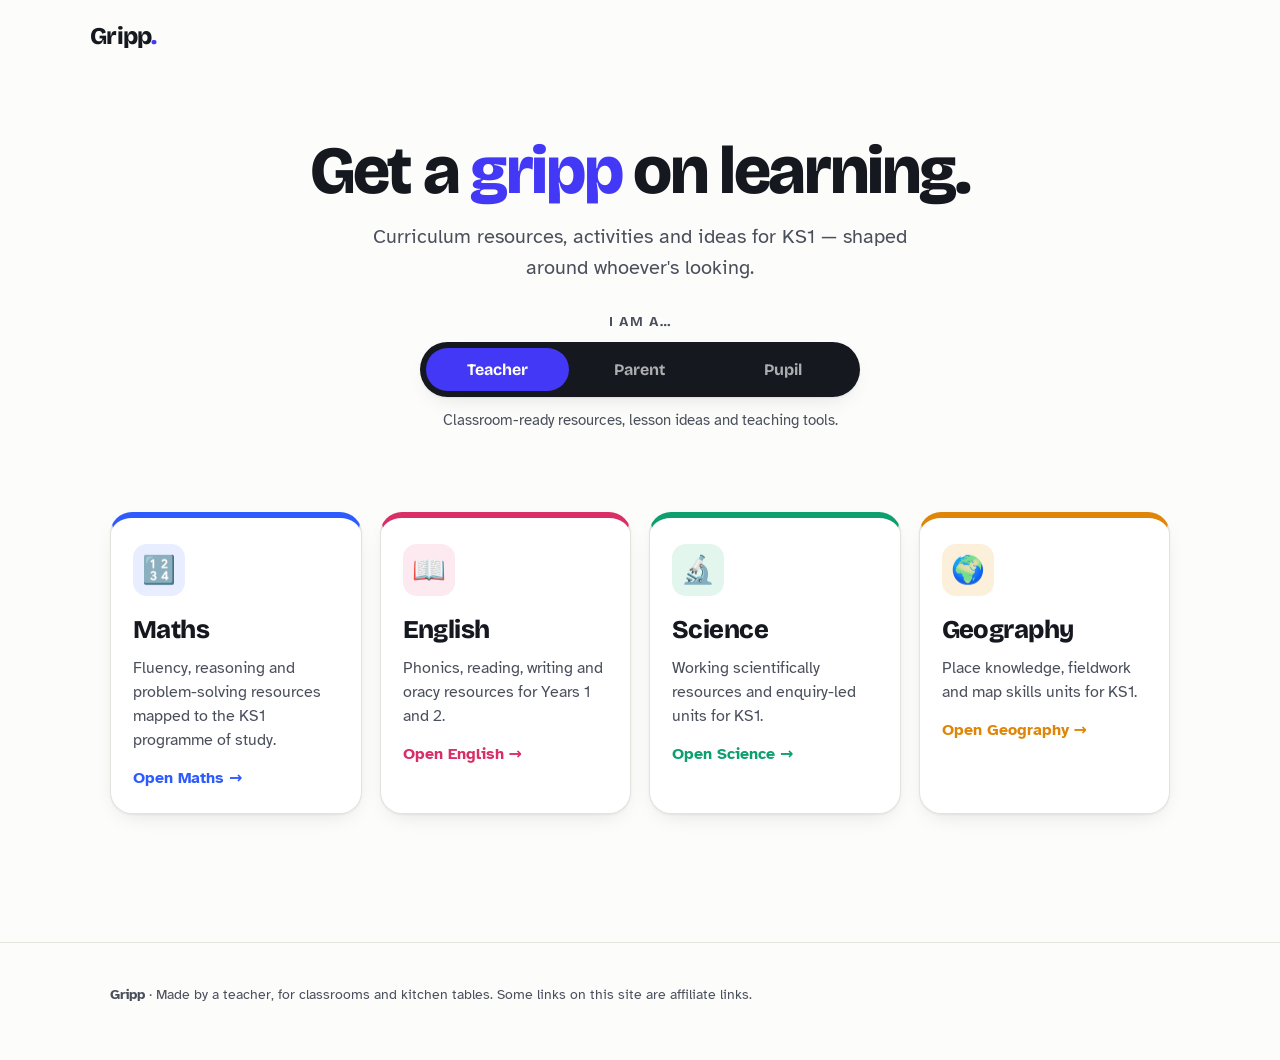
<file: index.html>
<!DOCTYPE html>
<html lang="en-GB" data-audience="teacher">
<head>
  <meta charset="UTF-8">
  <meta name="viewport" content="width=device-width, initial-scale=1.0">
  <title>Gripp — Get a grip on learning</title>
  <meta name="description" content="KS1 curriculum resources, interactive activities and lesson ideas for teachers, parents and children.">
  <link rel="preconnect" href="https://fonts.googleapis.com">
  <link rel="preconnect" href="https://fonts.gstatic.com" crossorigin>
  <link href="https://fonts.googleapis.com/css2?family=Bricolage+Grotesque:wght@600;700;800&family=Atkinson+Hyperlegible:ital,wght@0,400;0,700;1,400&display=swap" rel="stylesheet">
  <link rel="stylesheet" href="gripp.css">
</head>
<body>

  <header class="wrap site-head">
    <a class="wordmark" href="index.html">Gripp<span class="dot">.</span></a>
  </header>

  <section class="hero wrap">
    <h1>Get a <span class="accent">gripp</span> on learning.</h1>
    <p class="lede">Curriculum resources, activities and ideas for KS1 — shaped around whoever's looking.</p>

    <div class="audience-block">
      <span class="audience-label" id="audience-label">I am a…</span>
      <div class="audience-toggle" role="group" aria-labelledby="audience-label" data-pos="0">
        <span class="slider" aria-hidden="true"></span>
        <button type="button" data-audience="teacher" aria-pressed="true">Teacher</button>
        <button type="button" data-audience="parent" aria-pressed="false">Parent</button>
        <button type="button" data-audience="student" aria-pressed="false">Pupil</button>
      </div>
      <p class="audience-hint" aria-live="polite"></p>
    </div>
  </section>

  <main class="wrap">
    <nav class="tiles" aria-label="Subjects">
      <a class="tile tile-maths" href="maths.html" data-subject="maths">
        <span class="emoji" aria-hidden="true">🔢</span>
        <h2>Maths</h2>
        <p></p>
        <span class="go">Open Maths →</span>
      </a>
      <a class="tile tile-english" href="english.html" data-subject="english">
        <span class="emoji" aria-hidden="true">📖</span>
        <h2>English</h2>
        <p></p>
        <span class="go">Open English →</span>
      </a>
      <a class="tile tile-science" href="science.html" data-subject="science">
        <span class="emoji" aria-hidden="true">🔬</span>
        <h2>Science</h2>
        <p></p>
        <span class="go">Open Science →</span>
      </a>
      <a class="tile tile-geography" href="geography.html" data-subject="geography">
        <span class="emoji" aria-hidden="true">🌍</span>
        <h2>Geography</h2>
        <p></p>
        <span class="go">Open Geography →</span>
      </a>
    </nav>
  </main>

  <footer class="site-foot">
    <div class="wrap">
      <p><strong>Gripp</strong> · Made by a teacher, for classrooms and kitchen tables. Some links on this site are affiliate links.</p>
    </div>
  </footer>

  <script src="content.js"></script>
  <script src="gripp.js"></script>
</body>
</html>
</file>
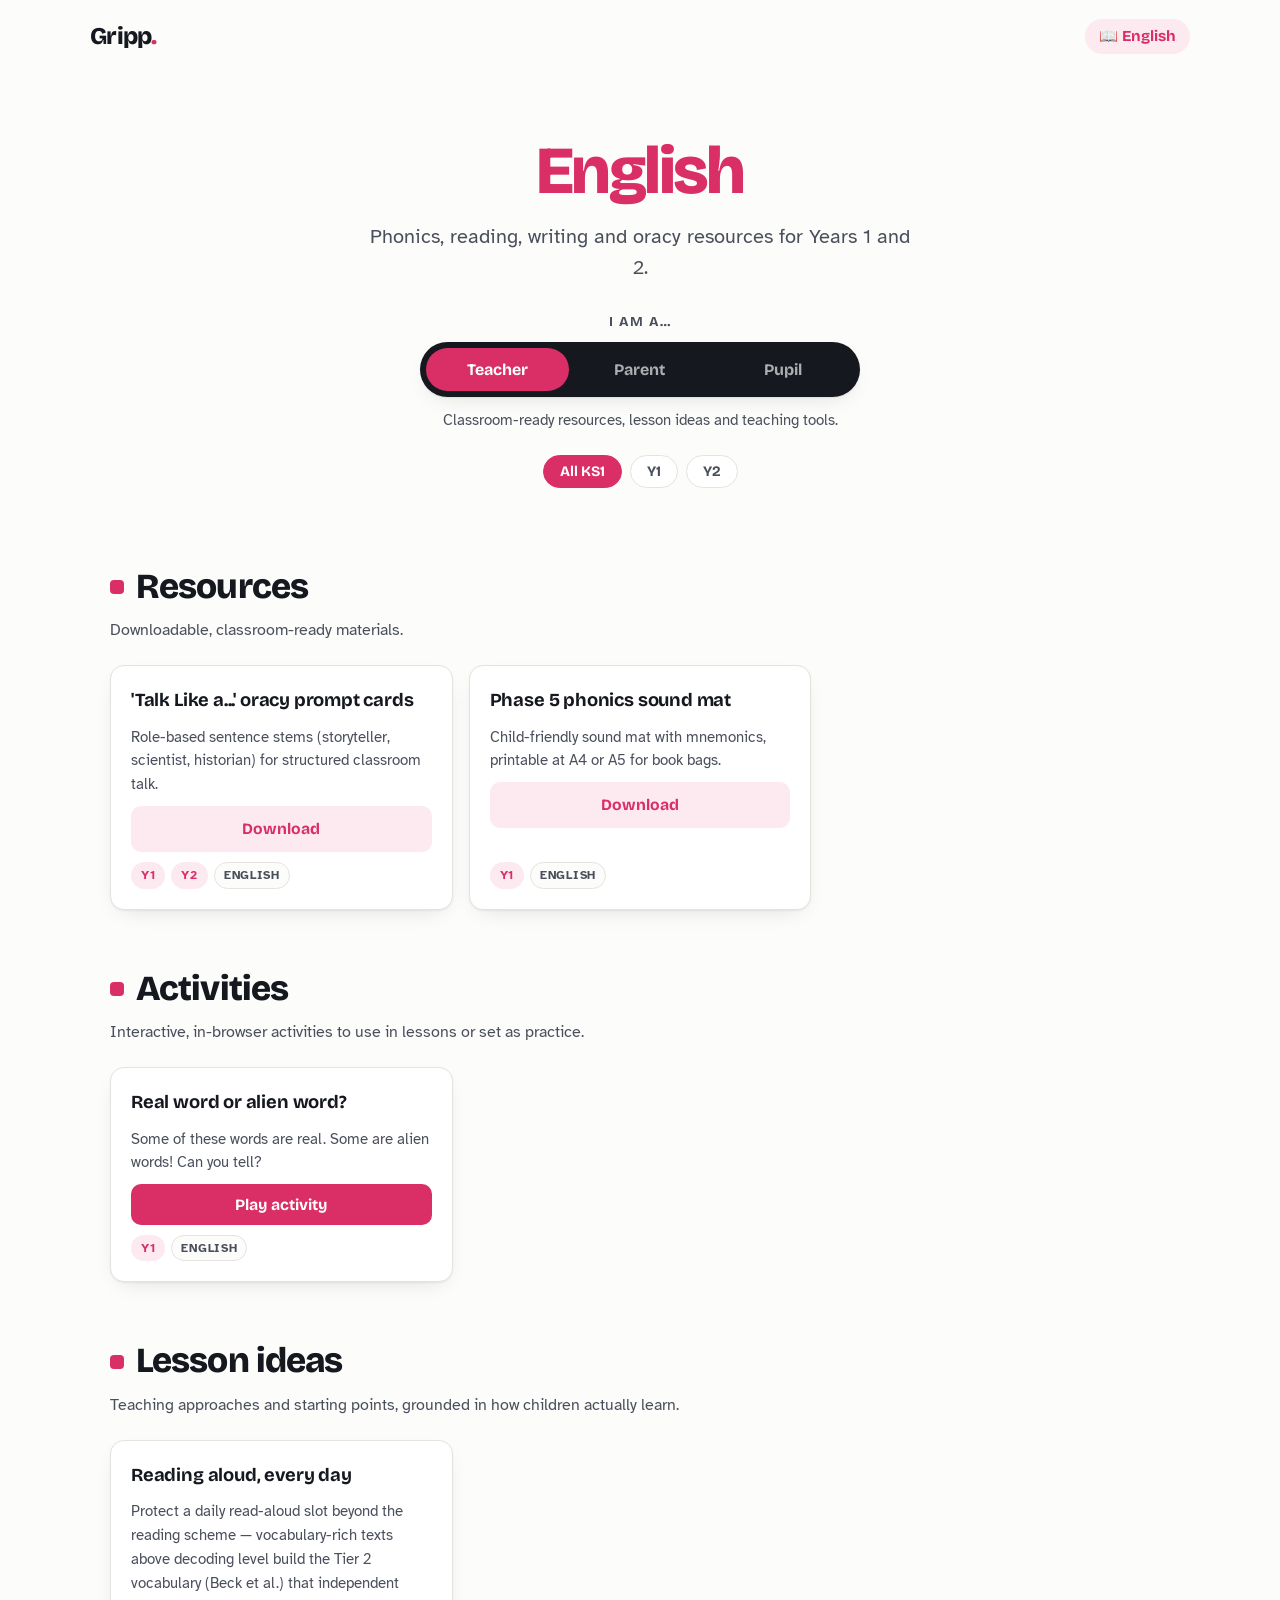
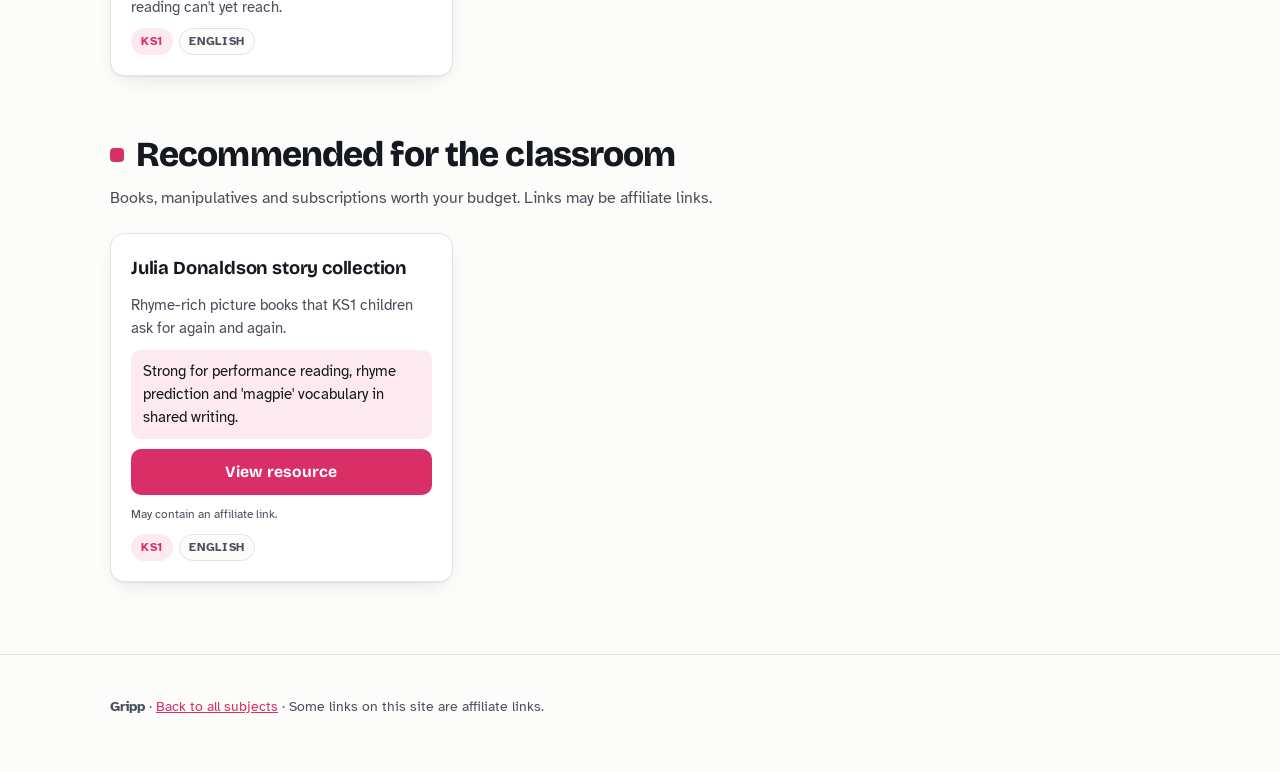
<file: english.html>
<!DOCTYPE html>
<html lang="en-GB" data-audience="teacher">
<head>
  <meta charset="UTF-8">
  <meta name="viewport" content="width=device-width, initial-scale=1.0">
  <title>English — Gripp</title>
  <meta name="description" content="KS1 english resources, interactive activities, lesson ideas and recommended products.">
  <link rel="preconnect" href="https://fonts.googleapis.com">
  <link rel="preconnect" href="https://fonts.gstatic.com" crossorigin>
  <link href="https://fonts.googleapis.com/css2?family=Bricolage+Grotesque:wght@600;700;800&family=Atkinson+Hyperlegible:ital,wght@0,400;0,700;1,400&display=swap" rel="stylesheet">
  <link rel="stylesheet" href="gripp.css">
</head>
<body data-subject="english">

  <header class="wrap site-head">
    <a class="wordmark" href="index.html">Gripp<span class="dot">.</span></a>
    <span class="subject-pill">📖 English</span>
  </header>

  <section class="hero wrap">
    <h1><span class="accent">English</span></h1>
    <p class="lede" data-strap></p>

    <div class="audience-block">
      <span class="audience-label" id="audience-label">I am a…</span>
      <div class="audience-toggle" role="group" aria-labelledby="audience-label" data-pos="0">
        <span class="slider" aria-hidden="true"></span>
        <button type="button" data-audience="teacher" aria-pressed="true">Teacher</button>
        <button type="button" data-audience="parent" aria-pressed="false">Parent</button>
        <button type="button" data-audience="student" aria-pressed="false">Pupil</button>
      </div>
      <p class="audience-hint" aria-live="polite"></p>
    </div>

    <div class="year-filter" role="group" aria-label="Filter by year group"></div>
  </section>

  <main>
    <section class="section" data-section="resources">
      <div class="wrap">
        <h2></h2>
        <p class="section-sub"></p>
        <div class="cards"></div>
      </div>
    </section>

    <section class="section" data-section="activities">
      <div class="wrap">
        <h2></h2>
        <p class="section-sub"></p>
        <div class="cards"></div>
      </div>
    </section>

    <section class="section" data-section="ideas">
      <div class="wrap">
        <h2></h2>
        <p class="section-sub"></p>
        <div class="cards"></div>
      </div>
    </section>

    <section class="section" data-section="products">
      <div class="wrap">
        <h2></h2>
        <p class="section-sub"></p>
        <div class="cards"></div>
      </div>
    </section>
  </main>

  <footer class="site-foot">
    <div class="wrap">
      <p><strong>Gripp</strong> · <a href="index.html">Back to all subjects</a> · Some links on this site are affiliate links.</p>
    </div>
  </footer>

  <script src="content.js"></script>
  <script src="gripp.js"></script>
</body>
</html>
</file>
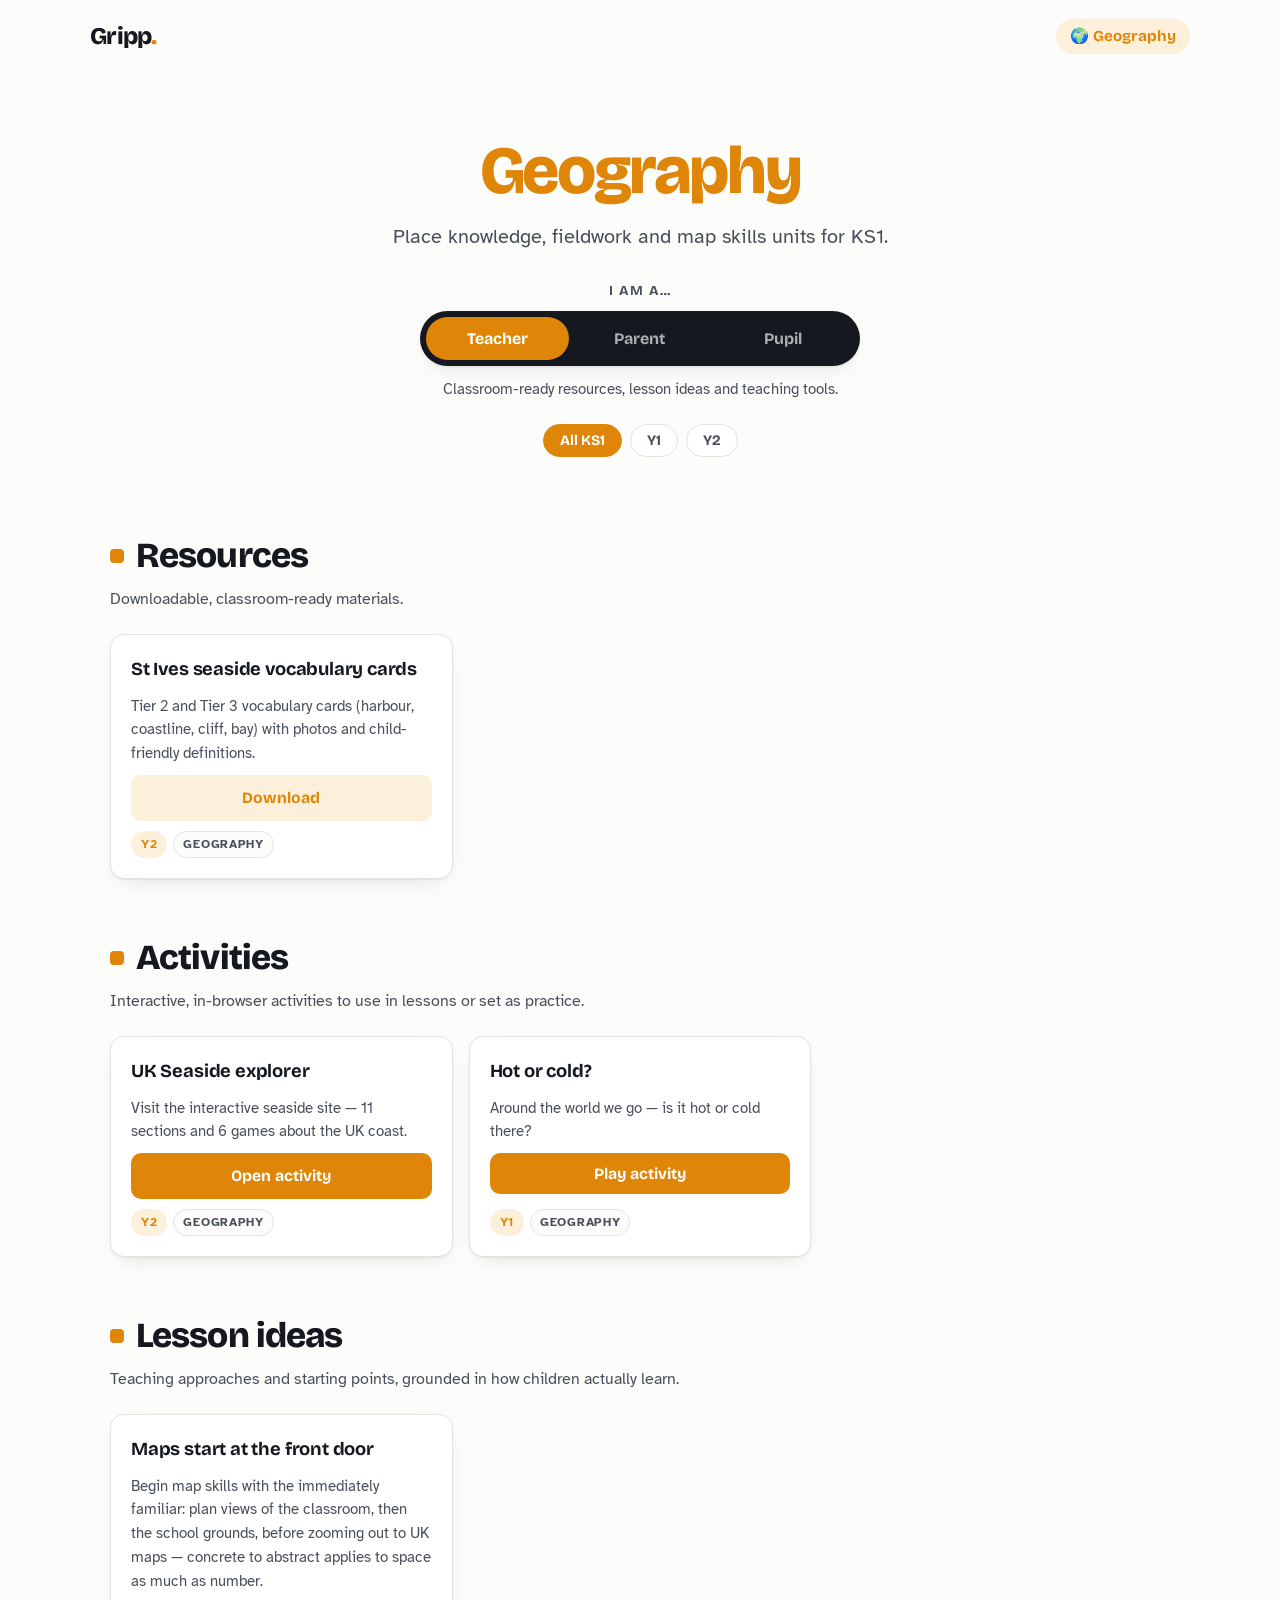
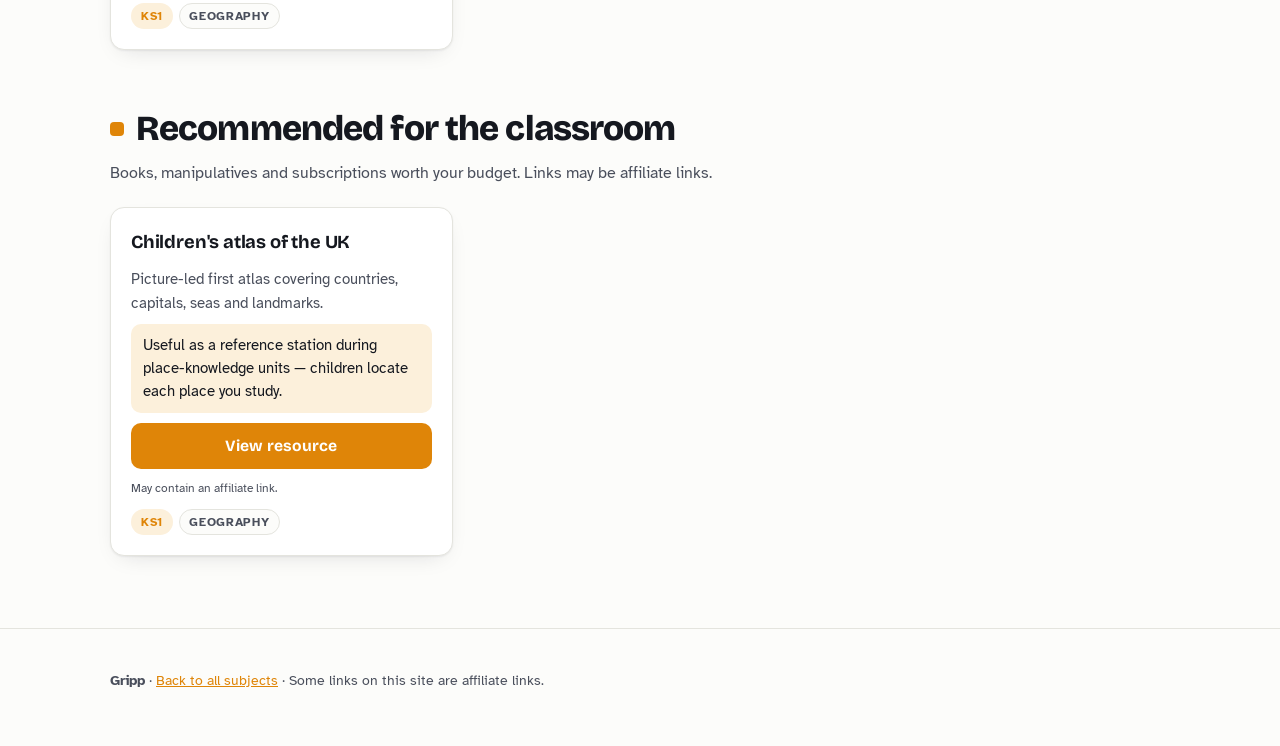
<file: geography.html>
<!DOCTYPE html>
<html lang="en-GB" data-audience="teacher">
<head>
  <meta charset="UTF-8">
  <meta name="viewport" content="width=device-width, initial-scale=1.0">
  <title>Geography — Gripp</title>
  <meta name="description" content="KS1 geography resources, interactive activities, lesson ideas and recommended products.">
  <link rel="preconnect" href="https://fonts.googleapis.com">
  <link rel="preconnect" href="https://fonts.gstatic.com" crossorigin>
  <link href="https://fonts.googleapis.com/css2?family=Bricolage+Grotesque:wght@600;700;800&family=Atkinson+Hyperlegible:ital,wght@0,400;0,700;1,400&display=swap" rel="stylesheet">
  <link rel="stylesheet" href="gripp.css">
</head>
<body data-subject="geography">

  <header class="wrap site-head">
    <a class="wordmark" href="index.html">Gripp<span class="dot">.</span></a>
    <span class="subject-pill">🌍 Geography</span>
  </header>

  <section class="hero wrap">
    <h1><span class="accent">Geography</span></h1>
    <p class="lede" data-strap></p>

    <div class="audience-block">
      <span class="audience-label" id="audience-label">I am a…</span>
      <div class="audience-toggle" role="group" aria-labelledby="audience-label" data-pos="0">
        <span class="slider" aria-hidden="true"></span>
        <button type="button" data-audience="teacher" aria-pressed="true">Teacher</button>
        <button type="button" data-audience="parent" aria-pressed="false">Parent</button>
        <button type="button" data-audience="student" aria-pressed="false">Pupil</button>
      </div>
      <p class="audience-hint" aria-live="polite"></p>
    </div>

    <div class="year-filter" role="group" aria-label="Filter by year group"></div>
  </section>

  <main>
    <section class="section" data-section="resources">
      <div class="wrap">
        <h2></h2>
        <p class="section-sub"></p>
        <div class="cards"></div>
      </div>
    </section>

    <section class="section" data-section="activities">
      <div class="wrap">
        <h2></h2>
        <p class="section-sub"></p>
        <div class="cards"></div>
      </div>
    </section>

    <section class="section" data-section="ideas">
      <div class="wrap">
        <h2></h2>
        <p class="section-sub"></p>
        <div class="cards"></div>
      </div>
    </section>

    <section class="section" data-section="products">
      <div class="wrap">
        <h2></h2>
        <p class="section-sub"></p>
        <div class="cards"></div>
      </div>
    </section>
  </main>

  <footer class="site-foot">
    <div class="wrap">
      <p><strong>Gripp</strong> · <a href="index.html">Back to all subjects</a> · Some links on this site are affiliate links.</p>
    </div>
  </footer>

  <script src="content.js"></script>
  <script src="gripp.js"></script>
</body>
</html>
</file>
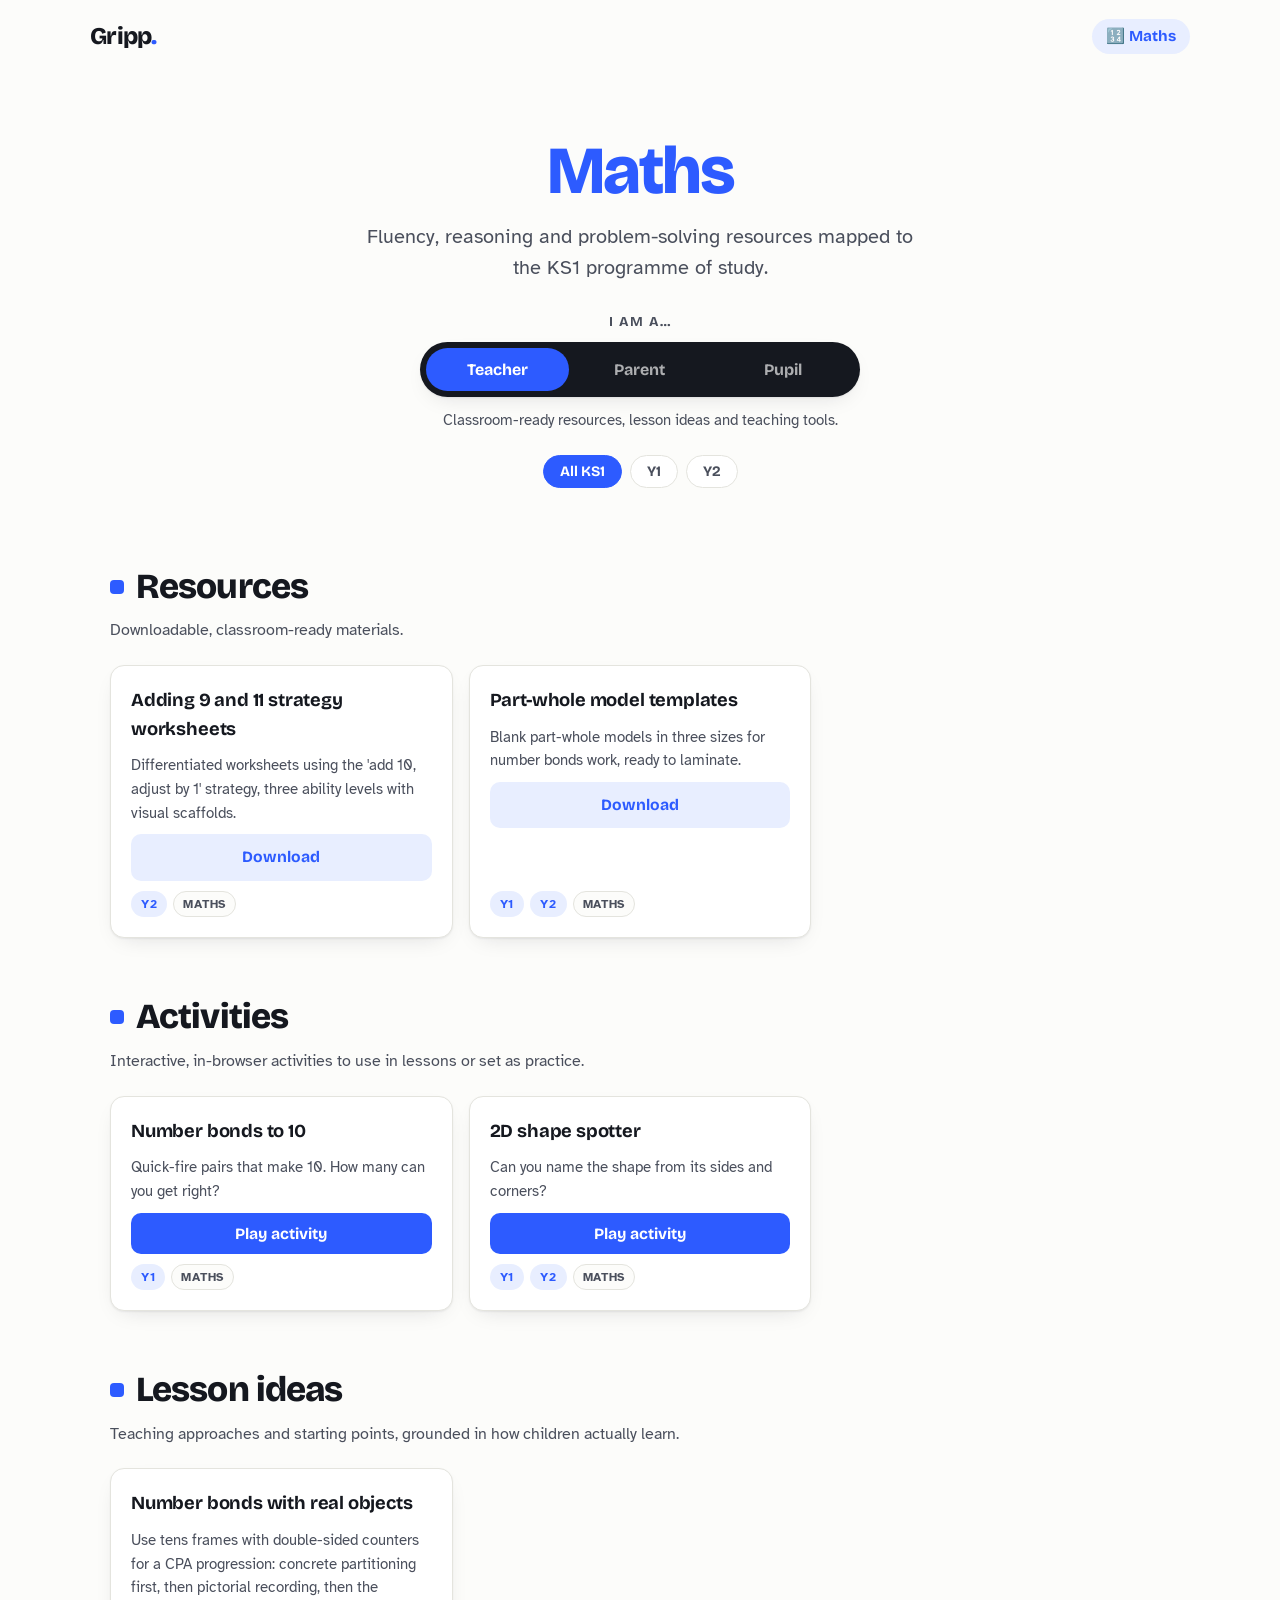
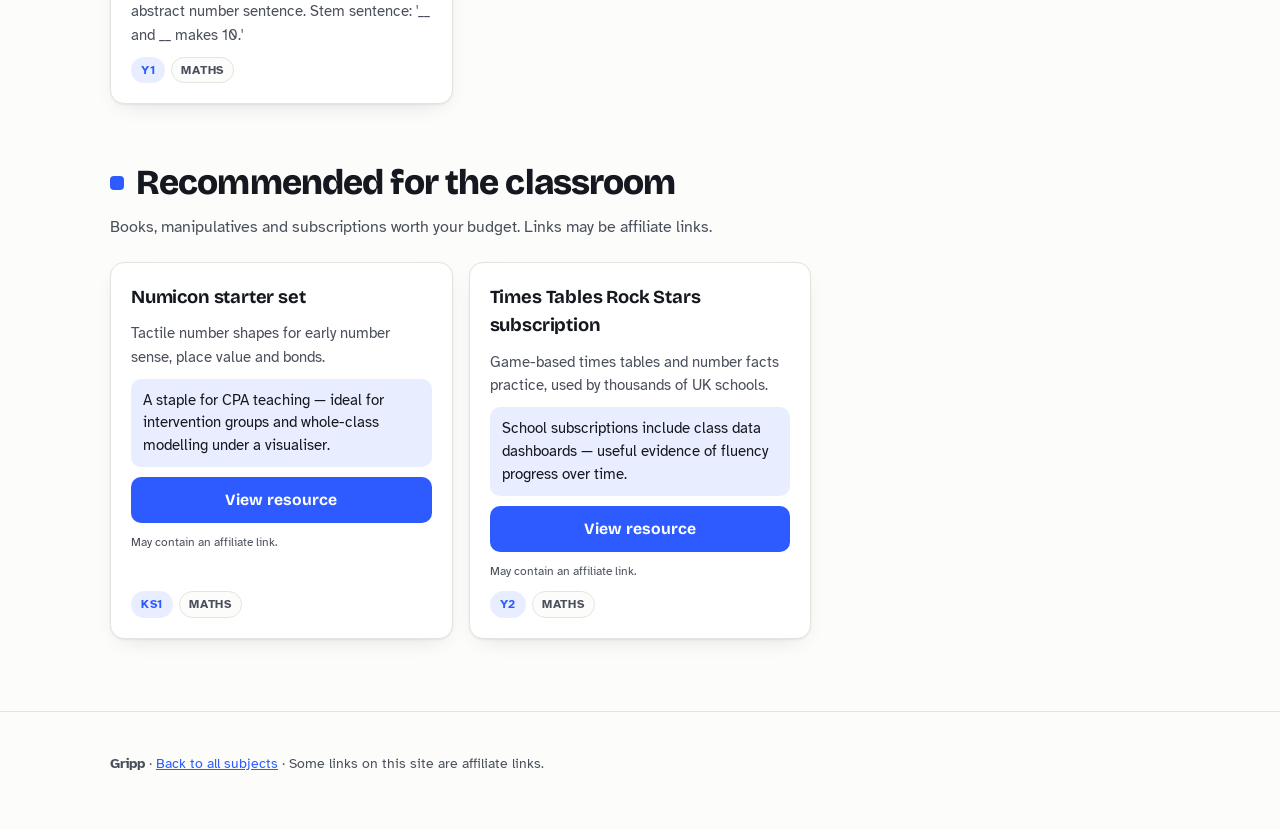
<file: maths.html>
<!DOCTYPE html>
<html lang="en-GB" data-audience="teacher">
<head>
  <meta charset="UTF-8">
  <meta name="viewport" content="width=device-width, initial-scale=1.0">
  <title>Maths — Gripp</title>
  <meta name="description" content="KS1 maths resources, interactive activities, lesson ideas and recommended products.">
  <link rel="preconnect" href="https://fonts.googleapis.com">
  <link rel="preconnect" href="https://fonts.gstatic.com" crossorigin>
  <link href="https://fonts.googleapis.com/css2?family=Bricolage+Grotesque:wght@600;700;800&family=Atkinson+Hyperlegible:ital,wght@0,400;0,700;1,400&display=swap" rel="stylesheet">
  <link rel="stylesheet" href="gripp.css">
</head>
<body data-subject="maths">

  <header class="wrap site-head">
    <a class="wordmark" href="index.html">Gripp<span class="dot">.</span></a>
    <span class="subject-pill">🔢 Maths</span>
  </header>

  <section class="hero wrap">
    <h1><span class="accent">Maths</span></h1>
    <p class="lede" data-strap></p>

    <div class="audience-block">
      <span class="audience-label" id="audience-label">I am a…</span>
      <div class="audience-toggle" role="group" aria-labelledby="audience-label" data-pos="0">
        <span class="slider" aria-hidden="true"></span>
        <button type="button" data-audience="teacher" aria-pressed="true">Teacher</button>
        <button type="button" data-audience="parent" aria-pressed="false">Parent</button>
        <button type="button" data-audience="student" aria-pressed="false">Pupil</button>
      </div>
      <p class="audience-hint" aria-live="polite"></p>
    </div>

    <div class="year-filter" role="group" aria-label="Filter by year group"></div>
  </section>

  <main>
    <section class="section" data-section="resources">
      <div class="wrap">
        <h2></h2>
        <p class="section-sub"></p>
        <div class="cards"></div>
      </div>
    </section>

    <section class="section" data-section="activities">
      <div class="wrap">
        <h2></h2>
        <p class="section-sub"></p>
        <div class="cards"></div>
      </div>
    </section>

    <section class="section" data-section="ideas">
      <div class="wrap">
        <h2></h2>
        <p class="section-sub"></p>
        <div class="cards"></div>
      </div>
    </section>

    <section class="section" data-section="products">
      <div class="wrap">
        <h2></h2>
        <p class="section-sub"></p>
        <div class="cards"></div>
      </div>
    </section>
  </main>

  <footer class="site-foot">
    <div class="wrap">
      <p><strong>Gripp</strong> · <a href="index.html">Back to all subjects</a> · Some links on this site are affiliate links.</p>
    </div>
  </footer>

  <script src="content.js"></script>
  <script src="gripp.js"></script>
</body>
</html>
</file>
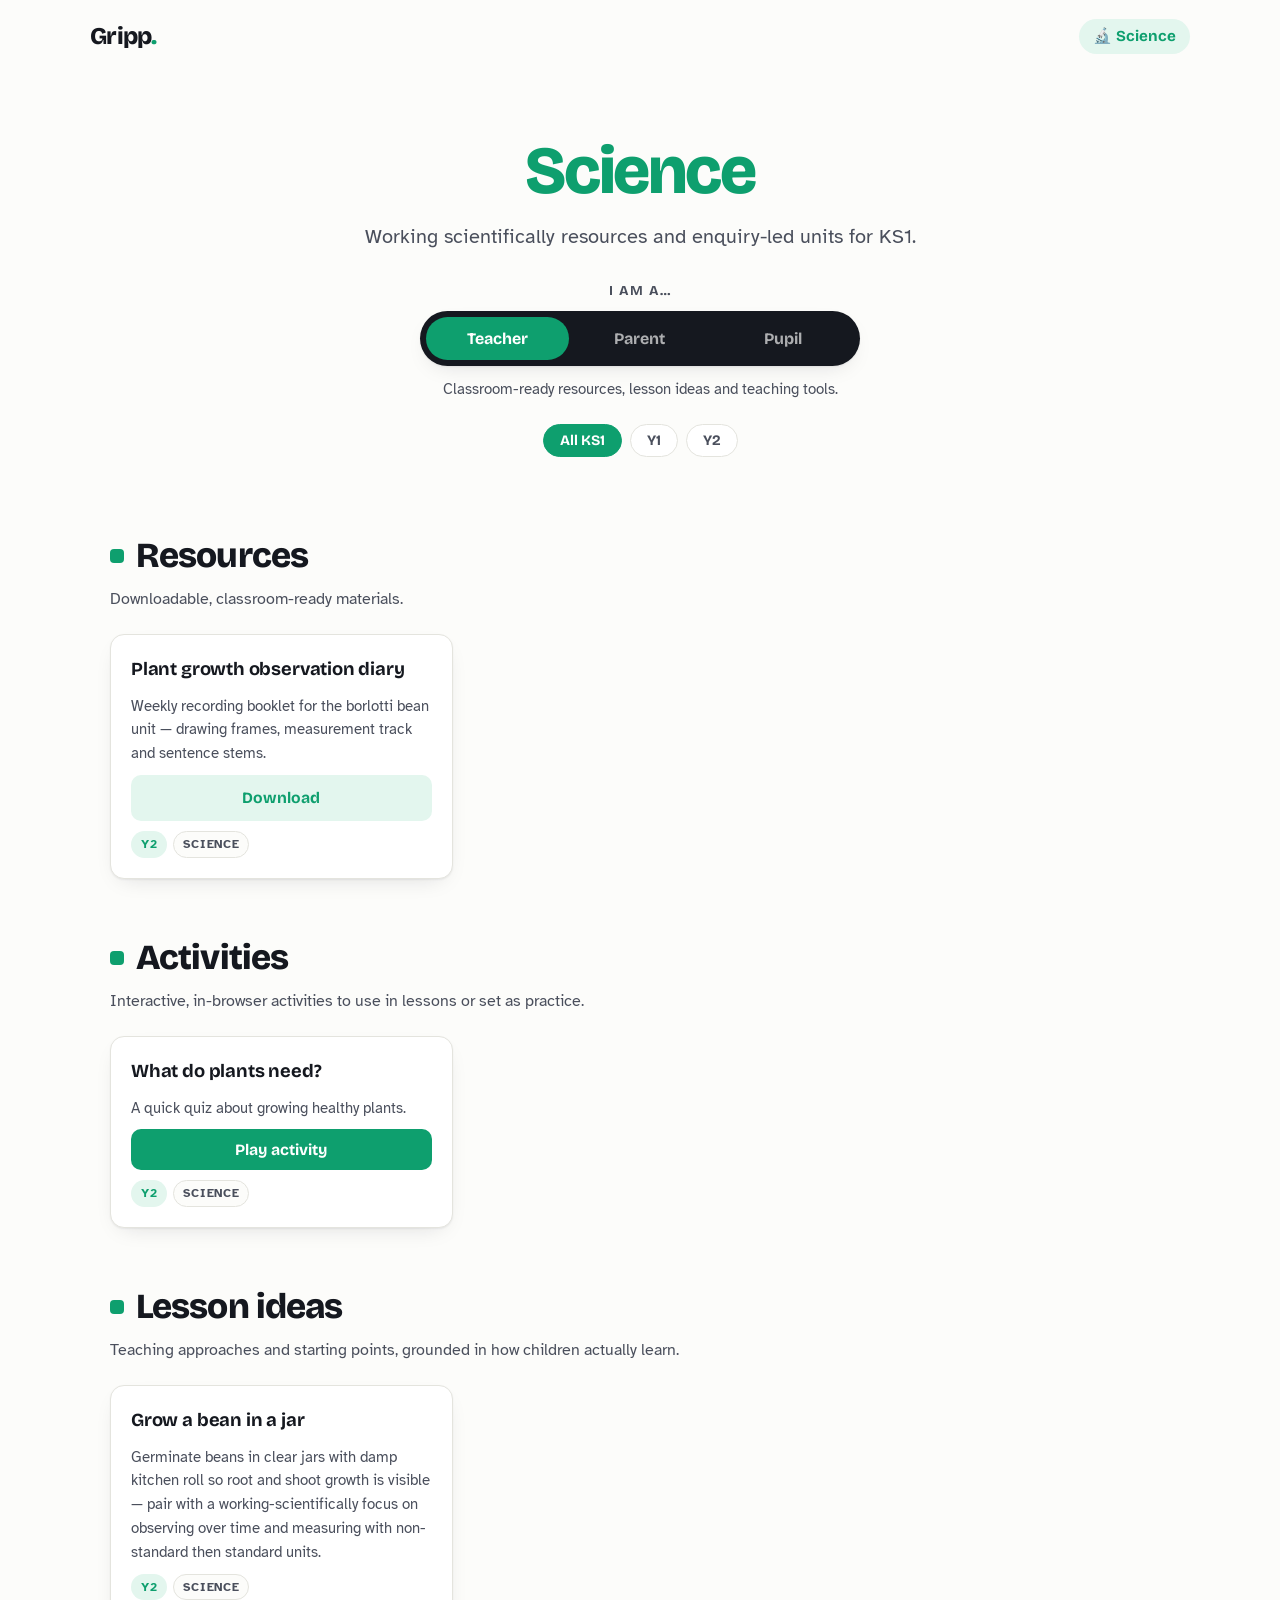
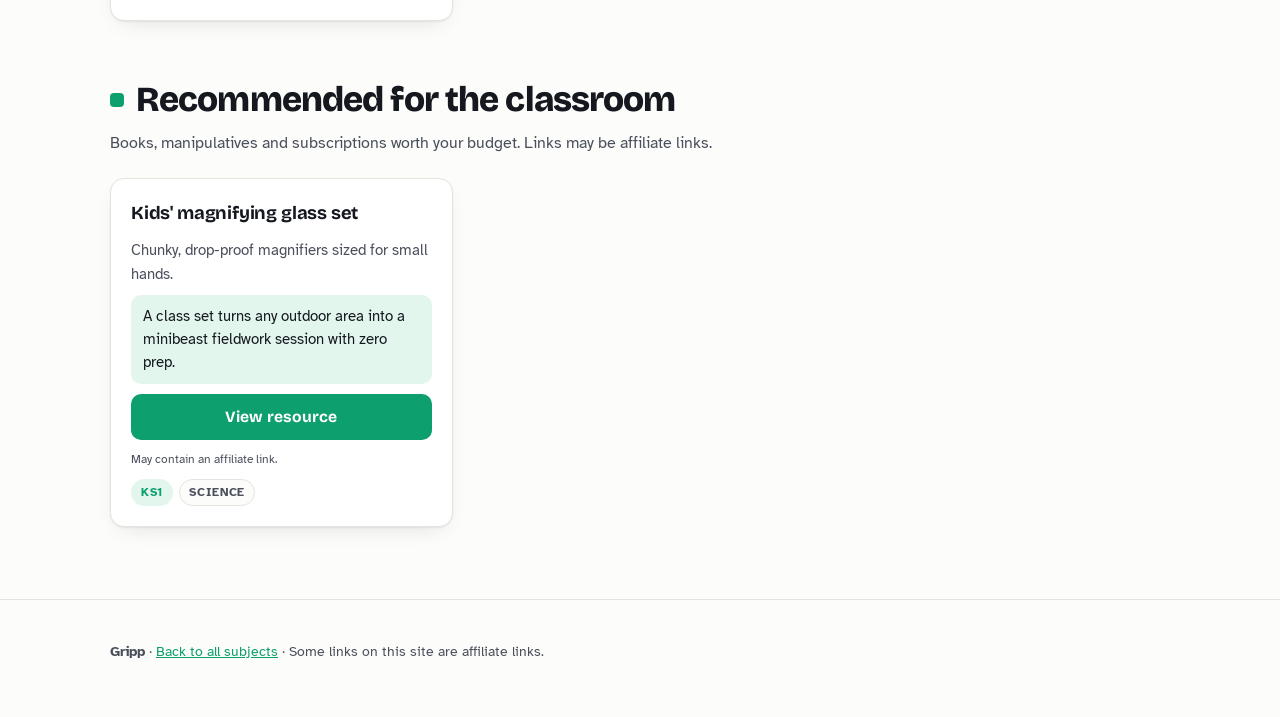
<file: science.html>
<!DOCTYPE html>
<html lang="en-GB" data-audience="teacher">
<head>
  <meta charset="UTF-8">
  <meta name="viewport" content="width=device-width, initial-scale=1.0">
  <title>Science — Gripp</title>
  <meta name="description" content="KS1 science resources, interactive activities, lesson ideas and recommended products.">
  <link rel="preconnect" href="https://fonts.googleapis.com">
  <link rel="preconnect" href="https://fonts.gstatic.com" crossorigin>
  <link href="https://fonts.googleapis.com/css2?family=Bricolage+Grotesque:wght@600;700;800&family=Atkinson+Hyperlegible:ital,wght@0,400;0,700;1,400&display=swap" rel="stylesheet">
  <link rel="stylesheet" href="gripp.css">
</head>
<body data-subject="science">

  <header class="wrap site-head">
    <a class="wordmark" href="index.html">Gripp<span class="dot">.</span></a>
    <span class="subject-pill">🔬 Science</span>
  </header>

  <section class="hero wrap">
    <h1><span class="accent">Science</span></h1>
    <p class="lede" data-strap></p>

    <div class="audience-block">
      <span class="audience-label" id="audience-label">I am a…</span>
      <div class="audience-toggle" role="group" aria-labelledby="audience-label" data-pos="0">
        <span class="slider" aria-hidden="true"></span>
        <button type="button" data-audience="teacher" aria-pressed="true">Teacher</button>
        <button type="button" data-audience="parent" aria-pressed="false">Parent</button>
        <button type="button" data-audience="student" aria-pressed="false">Pupil</button>
      </div>
      <p class="audience-hint" aria-live="polite"></p>
    </div>

    <div class="year-filter" role="group" aria-label="Filter by year group"></div>
  </section>

  <main>
    <section class="section" data-section="resources">
      <div class="wrap">
        <h2></h2>
        <p class="section-sub"></p>
        <div class="cards"></div>
      </div>
    </section>

    <section class="section" data-section="activities">
      <div class="wrap">
        <h2></h2>
        <p class="section-sub"></p>
        <div class="cards"></div>
      </div>
    </section>

    <section class="section" data-section="ideas">
      <div class="wrap">
        <h2></h2>
        <p class="section-sub"></p>
        <div class="cards"></div>
      </div>
    </section>

    <section class="section" data-section="products">
      <div class="wrap">
        <h2></h2>
        <p class="section-sub"></p>
        <div class="cards"></div>
      </div>
    </section>
  </main>

  <footer class="site-foot">
    <div class="wrap">
      <p><strong>Gripp</strong> · <a href="index.html">Back to all subjects</a> · Some links on this site are affiliate links.</p>
    </div>
  </footer>

  <script src="content.js"></script>
  <script src="gripp.js"></script>
</body>
</html>
</file>
<file: gripp.css>
/* ============================================================
   GRIPP — site styles
   Brand: sharp, focused, confident. Not school-y, not corporate.
   Display: Bricolage Grotesque · Body: Atkinson Hyperlegible
   ============================================================ */

:root {
  --paper: #fcfcfa;
  --ink: #15181f;
  --ink-soft: #4a4f5c;
  --line: #e4e4de;
  --card: #ffffff;
  --brand: #4338f5;          /* Gripp blue-violet */
  --brand-soft: #ecebfe;

  /* subject accent defaults (overridden per page) */
  --accent: var(--brand);
  --accent-soft: var(--brand-soft);

  --radius: 14px;
  --radius-lg: 22px;
  --shadow: 0 1px 2px rgba(21, 24, 31, 0.06), 0 8px 24px -12px rgba(21, 24, 31, 0.18);

  --font-display: "Bricolage Grotesque", system-ui, sans-serif;
  --font-body: "Atkinson Hyperlegible", system-ui, sans-serif;

  --step-0: 1rem;
  --step-1: 1.25rem;
  --step-2: 1.6rem;
  --step-3: 2.2rem;
  --step-4: clamp(2.6rem, 6vw, 4.2rem);
}

/* Per-subject theming: set data-subject on <body> */
body[data-subject="maths"]     { --accent: #2d5bff; --accent-soft: #e8eeff; }
body[data-subject="english"]   { --accent: #d92e66; --accent-soft: #fde9f0; }
body[data-subject="science"]   { --accent: #0e9f6e; --accent-soft: #e3f6ee; }
body[data-subject="geography"] { --accent: #df8508; --accent-soft: #fcf0db; }

* { box-sizing: border-box; }
html { scroll-behavior: smooth; }

body {
  margin: 0;
  background: var(--paper);
  color: var(--ink);
  font-family: var(--font-body);
  font-size: var(--step-0);
  line-height: 1.55;
  transition: background-color 0.4s ease;
}

img { max-width: 100%; }
a { color: var(--accent); }

.wrap { max-width: 1100px; margin: 0 auto; padding: 0 20px; }

/* ---------- header ---------- */
.site-head {
  display: flex; align-items: center; justify-content: space-between;
  gap: 16px; padding: 18px 0;
}
.wordmark {
  font-family: var(--font-display);
  font-weight: 800; font-size: 1.5rem; letter-spacing: -0.03em;
  color: var(--ink); text-decoration: none; display: inline-flex; align-items: baseline;
}
.wordmark .dot { color: var(--accent); }
.subject-pill {
  font-family: var(--font-display); font-weight: 700; font-size: 0.95rem;
  background: var(--accent-soft); color: var(--accent);
  padding: 6px 14px; border-radius: 999px;
}

/* ---------- hero ---------- */
.hero { padding: clamp(28px, 6vw, 64px) 0 28px; text-align: center; }
.hero h1 {
  font-family: var(--font-display);
  font-size: var(--step-4); font-weight: 800;
  letter-spacing: -0.035em; line-height: 1.04; margin: 0 0 14px;
}
.hero h1 .accent { color: var(--accent); }
.hero p.lede {
  max-width: 560px; margin: 0 auto;
  color: var(--ink-soft); font-size: var(--step-1);
}

/* ---------- THE TOGGLE (signature element) ---------- */
.audience-block { margin: 28px auto 8px; text-align: center; }
.audience-label {
  display: block; margin-bottom: 10px;
  font-family: var(--font-display); font-weight: 700;
  font-size: 0.85rem; text-transform: uppercase; letter-spacing: 0.12em;
  color: var(--ink-soft);
}
.audience-toggle {
  position: relative; display: inline-grid; grid-template-columns: repeat(3, 1fr);
  background: var(--ink); border-radius: 999px; padding: 6px;
  box-shadow: var(--shadow); width: min(440px, 100%);
}
.audience-toggle .slider {
  position: absolute; top: 6px; bottom: 6px;
  width: calc((100% - 12px) / 3); left: 6px;
  background: var(--accent); border-radius: 999px;
  transition: transform 0.28s cubic-bezier(0.34, 1.4, 0.45, 1);
}
.audience-toggle[data-pos="1"] .slider { transform: translateX(100%); }
.audience-toggle[data-pos="2"] .slider { transform: translateX(200%); }
.audience-toggle button {
  position: relative; z-index: 1;
  appearance: none; background: none; border: 0; cursor: pointer;
  font-family: var(--font-display); font-weight: 700; font-size: 1rem;
  color: rgba(255, 255, 255, 0.65); padding: 12px 8px; border-radius: 999px;
  transition: color 0.2s ease;
}
.audience-toggle button[aria-pressed="true"] { color: #fff; }
.audience-toggle button:focus-visible {
  outline: 3px solid var(--accent); outline-offset: 2px;
}
.audience-hint {
  margin-top: 12px; color: var(--ink-soft); font-size: 0.95rem; min-height: 1.4em;
}

/* ---------- subject tiles (hub) ---------- */
.tiles {
  display: grid; grid-template-columns: repeat(auto-fit, minmax(230px, 1fr));
  gap: 18px; padding: 36px 0 64px;
}
.tile {
  --t-accent: var(--brand); --t-soft: var(--brand-soft);
  display: block; text-decoration: none; color: var(--ink);
  background: var(--card); border: 1px solid var(--line);
  border-top: 6px solid var(--t-accent);
  border-radius: var(--radius-lg); padding: 26px 22px 22px;
  box-shadow: var(--shadow);
  transition: transform 0.18s ease, box-shadow 0.18s ease;
}
.tile:hover { transform: translateY(-4px); box-shadow: 0 14px 34px -14px rgba(21,24,31,0.3); }
.tile .emoji {
  display: inline-grid; place-items: center; width: 52px; height: 52px;
  font-size: 1.7rem; background: var(--t-soft); border-radius: 14px; margin-bottom: 14px;
}
.tile h2 {
  font-family: var(--font-display); font-weight: 800; letter-spacing: -0.02em;
  font-size: var(--step-2); margin: 0 0 6px;
}
.tile p { margin: 0; color: var(--ink-soft); font-size: 0.97rem; }
.tile .go { display: inline-block; margin-top: 14px; font-weight: 700; color: var(--t-accent); }
.tile-maths     { --t-accent: #2d5bff; --t-soft: #e8eeff; }
.tile-english   { --t-accent: #d92e66; --t-soft: #fde9f0; }
.tile-science   { --t-accent: #0e9f6e; --t-soft: #e3f6ee; }
.tile-geography { --t-accent: #df8508; --t-soft: #fcf0db; }

/* ---------- microsite sections ---------- */
.year-filter {
  display: flex; flex-wrap: wrap; gap: 8px; justify-content: center; margin: 22px 0 0;
}
.year-filter button {
  appearance: none; cursor: pointer; border: 1.5px solid var(--line);
  background: var(--card); color: var(--ink-soft);
  font-family: var(--font-display); font-weight: 700; font-size: 0.9rem;
  padding: 7px 16px; border-radius: 999px; transition: all 0.15s ease;
}
.year-filter button[aria-pressed="true"] {
  background: var(--accent); border-color: var(--accent); color: #fff;
}

.section { padding: 44px 0 8px; }
.section > .wrap > h2 {
  font-family: var(--font-display); font-weight: 800; letter-spacing: -0.025em;
  font-size: var(--step-3); margin: 0 0 4px;
  display: flex; align-items: center; gap: 12px;
}
.section > .wrap > h2::before {
  content: ""; width: 14px; height: 14px; border-radius: 4px;
  background: var(--accent); flex: 0 0 auto;
}
.section .section-sub { color: var(--ink-soft); margin: 0 0 22px; max-width: 640px; }

.cards { display: grid; grid-template-columns: repeat(auto-fill, minmax(280px, 1fr)); gap: 16px; }
.card {
  background: var(--card); border: 1px solid var(--line); border-radius: var(--radius);
  padding: 20px; box-shadow: var(--shadow);
  display: flex; flex-direction: column; gap: 10px;
}
.card h3 {
  font-family: var(--font-display); font-weight: 700; letter-spacing: -0.01em;
  font-size: 1.15rem; margin: 0;
}
.card p { margin: 0; color: var(--ink-soft); font-size: 0.96rem; }
.card .framing {
  background: var(--accent-soft); border-radius: 10px; padding: 10px 12px;
  font-size: 0.92rem; color: var(--ink);
}
.card .tags { display: flex; flex-wrap: wrap; gap: 6px; margin-top: auto; }
.tag {
  font-size: 0.74rem; font-weight: 700; letter-spacing: 0.06em; text-transform: uppercase;
  background: var(--paper); border: 1px solid var(--line); color: var(--ink-soft);
  padding: 3px 9px; border-radius: 999px;
}
.tag.year { background: var(--accent-soft); border-color: transparent; color: var(--accent); }

.btn {
  appearance: none; cursor: pointer; text-decoration: none; text-align: center;
  display: inline-block; border: 0; border-radius: 10px;
  font-family: var(--font-display); font-weight: 700; font-size: 0.98rem;
  padding: 11px 18px; background: var(--accent); color: #fff;
  transition: filter 0.15s ease, transform 0.1s ease;
}
.btn:hover { filter: brightness(1.08); }
.btn:active { transform: scale(0.98); }
.btn.ghost { background: var(--accent-soft); color: var(--accent); }
.affiliate-note { font-size: 0.78rem; color: var(--ink-soft); }

.empty {
  border: 1.5px dashed var(--line); border-radius: var(--radius);
  padding: 26px; text-align: center; color: var(--ink-soft);
}

/* ---------- quiz modal ---------- */
.quiz-overlay {
  position: fixed; inset: 0; background: rgba(21, 24, 31, 0.55);
  display: grid; place-items: center; padding: 18px; z-index: 50;
}
.quiz-box {
  background: var(--card); border-radius: var(--radius-lg);
  width: min(520px, 100%); padding: 28px; box-shadow: var(--shadow);
  text-align: center;
}
.quiz-box h3 { font-family: var(--font-display); font-weight: 800; font-size: 1.4rem; margin: 0 0 6px; }
.quiz-q { font-size: 1.5rem; font-weight: 700; margin: 18px 0; }
.quiz-options { display: grid; gap: 10px; }
.quiz-options button {
  appearance: none; cursor: pointer;
  border: 2px solid var(--line); background: var(--paper);
  border-radius: 12px; padding: 14px; font-family: var(--font-body);
  font-size: 1.15rem; font-weight: 700; transition: all 0.12s ease;
}
.quiz-options button:hover { border-color: var(--accent); background: var(--accent-soft); }
.quiz-options button.correct { border-color: #0e9f6e; background: #e3f6ee; }
.quiz-options button.wrong { border-color: #d92e66; background: #fde9f0; }
.quiz-feedback { min-height: 1.6em; font-size: 1.2rem; font-weight: 700; margin-top: 14px; }
.quiz-meta { color: var(--ink-soft); font-size: 0.9rem; margin-top: 10px; }
.quiz-close { margin-top: 16px; }

/* ---------- footer ---------- */
.site-foot {
  margin-top: 64px; border-top: 1px solid var(--line);
  padding: 26px 0 40px; color: var(--ink-soft); font-size: 0.9rem;
}

/* ============================================================
   STUDENT MODE — set on <html data-audience="student">
   The whole site swells, rounds and brightens for ages 5–7.
   ============================================================ */
html[data-audience="student"] body {
  background:
    radial-gradient(circle at 12% 8%, var(--accent-soft) 0, transparent 28%),
    radial-gradient(circle at 88% 90%, var(--accent-soft) 0, transparent 30%),
    var(--paper);
  font-size: 1.1rem;
}
html[data-audience="student"] .card,
html[data-audience="student"] .tile { border-radius: 26px; }
html[data-audience="student"] .btn {
  border-radius: 999px; font-size: 1.1rem; padding: 14px 24px;
}
html[data-audience="student"] .card h3 { font-size: 1.3rem; }
html[data-audience="student"] .tag { font-size: 0.8rem; }
html[data-audience="student"] .section > .wrap > h2::before { border-radius: 50%; }

/* ---------- responsive & a11y ---------- */
@media (max-width: 600px) {
  .audience-toggle button { font-size: 0.9rem; padding: 11px 4px; }
  .quiz-q { font-size: 1.25rem; }
}
@media (prefers-reduced-motion: reduce) {
  *, *::before, *::after { transition: none !important; animation: none !important; }
  html { scroll-behavior: auto; }
}
</file>
